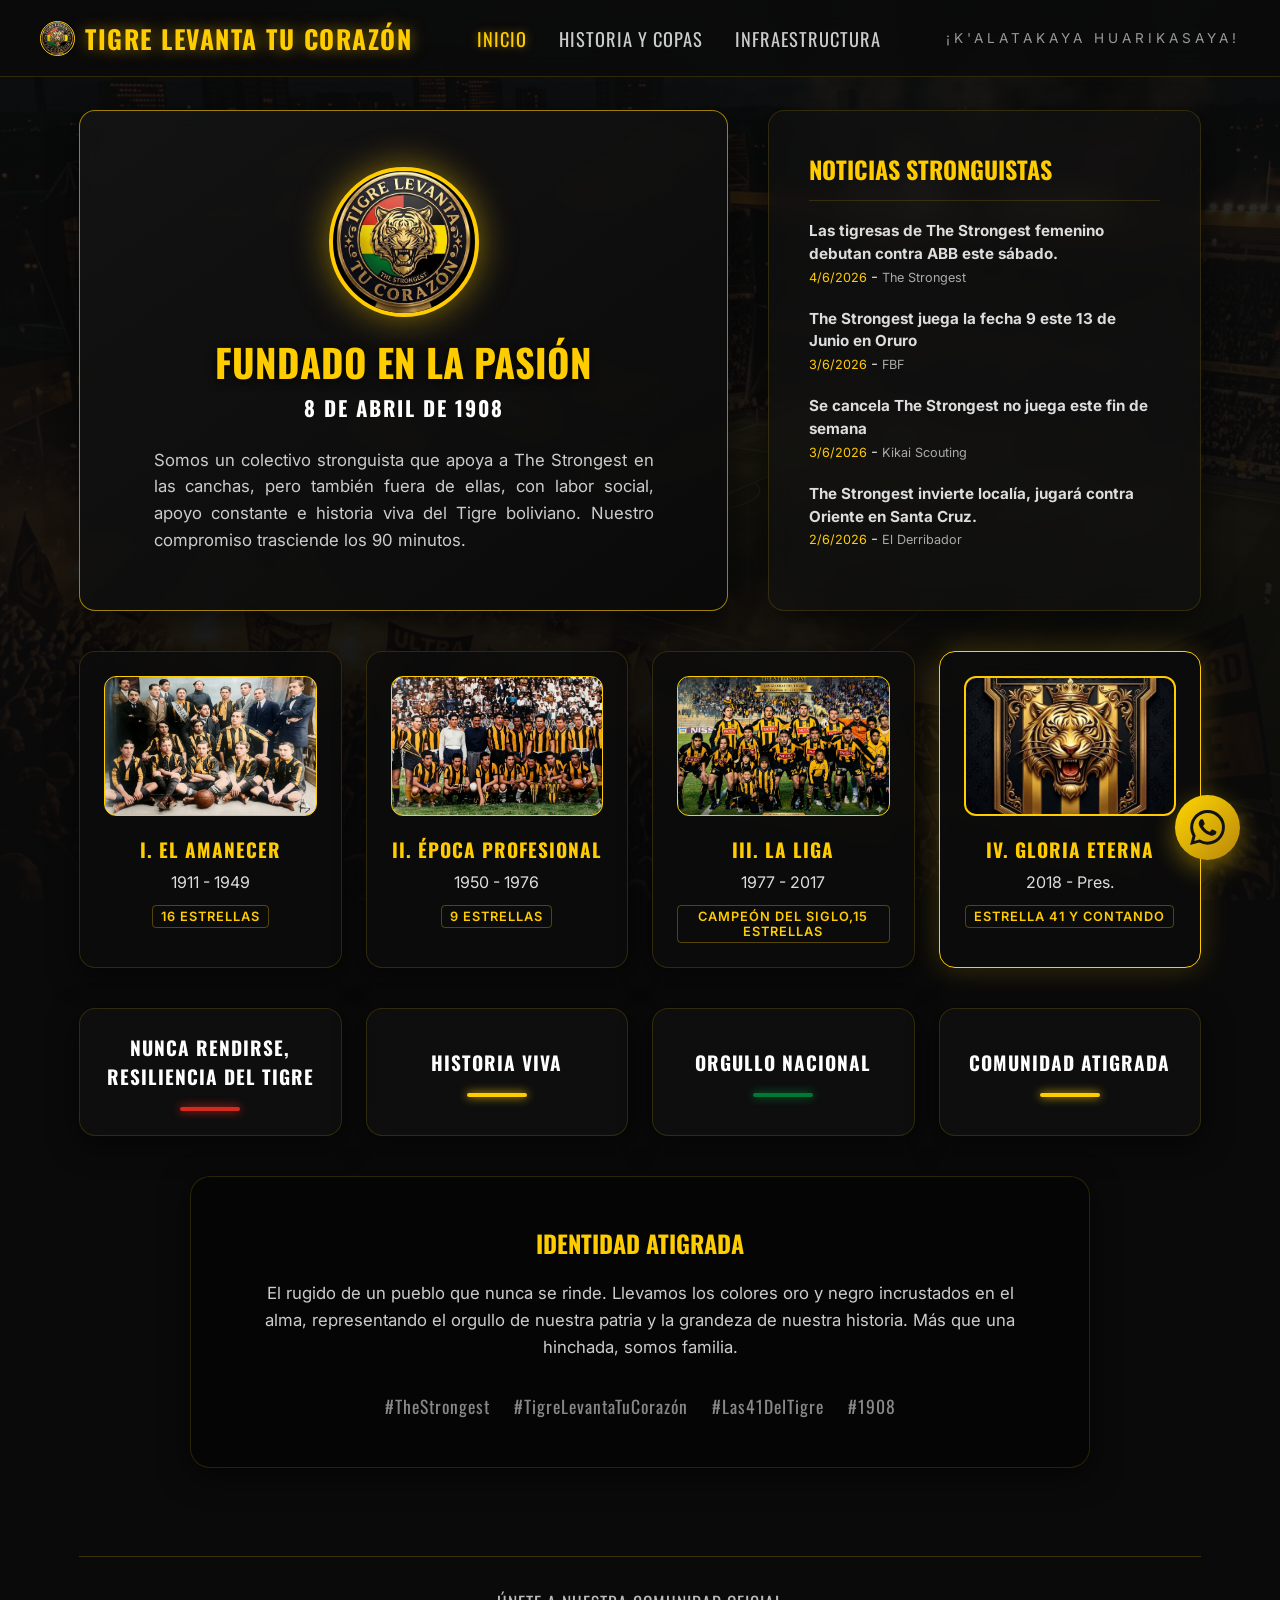
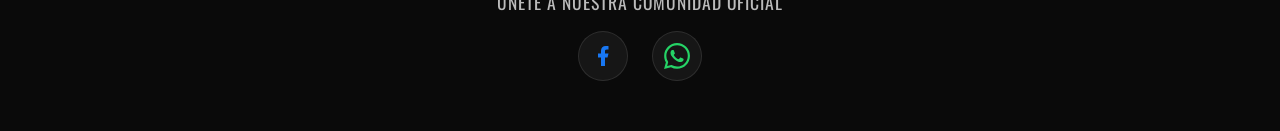
<file: index.html>
<!DOCTYPE html>
<html lang="es">

<head>
    <meta charset="UTF-8">
    <meta name="viewport" content="width=device-width, initial-scale=1.0">
    <title>Tigre Levanta Tu Corazón | The Strongest</title>
    <meta name="description"
        content="Colectivo de hinchas de The Strongest. Historia, pasión y las 41 estrellas de nuestro firmamento.">
    <link
        href="https://fonts.googleapis.com/css2?family=Oswald:wght@400;600;700&family=Inter:wght@300;400;600;800&display=swap"
        rel="stylesheet">
    <link rel="stylesheet" href="css/styles.css">
</head>

<body>
    <!-- Navbar -->
    <nav class="navbar">
        <div class="nav-brand">
            <img src="assets/logo.png" alt="Logo" class="nav-logo"> TIGRE LEVANTA TU CORAZÓN
        </div>
        <div class="nav-links">
            <a href="index.html" class="nav-link active">Inicio</a>
            <a href="historia.html" class="nav-link">Historia y Copas</a>
            <a href="infraestructura.html" class="nav-link">Infraestructura</a>
        </div>
        <div class="nav-slogan">¡K'ALATAKAYA HUARIKASAYA!</div>
    </nav>

    <!-- Main Content Container -->
    <main class="main-container">

        <!-- Top Section: Hero + News -->
        <div class="top-grid">
            <div class="hero-card dynamic-card">
                <div class="logo-container">
                    <img src="assets/logo.png" alt="Logo Tigre Levanta Tu Corazón" id="main-logo">
                </div>
                <h1>Fundado en la Pasión</h1>
                <h2>8 de Abril de 1908</h2>
                <p>Somos un colectivo stronguista que apoya a The Strongest en las canchas, pero también fuera de ellas,
                    con labor social, apoyo constante e historia viva del Tigre boliviano. Nuestro compromiso trasciende
                    los 90 minutos.</p>
            </div>

            <div class="news-card dynamic-card" id="news-container">
                <h3>Noticias Stronguistas</h3>
                <ul id="news-list">
                    <li>Sincronizando con el servidor local...</li>
                </ul>
            </div>
        </div>

        <!-- Firmamento Section (4 parts) -->
        <div class="firmamento-grid">
            <div class="star-card dynamic-card">
                <div class="star-placeholder img-copas"></div>
                <h3>I. El Amanecer</h3>
                <p>1911 - 1949</p>
                <small>16 Estrellas</small>
            </div>

            <div class="star-card dynamic-card">
                <div class="star-placeholder img-jugador"></div>
                <h3>II. Época Profesional</h3>
                <p>1950 - 1976</p>
                <small>9 Estrellas</small>
            </div>

            <div class="star-card dynamic-card">
                <div class="star-placeholder img-historia"></div>
                <h3>III. La Liga</h3>
                <p>1977 - 2017</p>
                <small>Campeón del Siglo,15 Estrellas</small>
            </div>

            <div class="star-card dynamic-card special-star-card">
                <div class="star-placeholder special"></div>
                <h3>IV. Gloria eterna</h3>
                <p>2018 - Pres.</p>
                <small>Estrella 41 y contando</small>
            </div>
        </div>

        <!-- Pillars Section (Horizontal row) -->
        <div class="pillars-grid-row">
            <div class="pillar-card dynamic-card">
                <h3>Nunca Rendirse, Resiliencia del Tigre</h3>
                <div class="accent-line red"></div>
            </div>
            <div class="pillar-card dynamic-card">
                <h3>Historia Viva</h3>
                <div class="accent-line yellow"></div>
            </div>
            <div class="pillar-card dynamic-card">
                <h3>Orgullo Nacional</h3>
                <div class="accent-line green"></div>
            </div>
            <div class="pillar-card dynamic-card">
                <h3>Comunidad Atigrada</h3>
                <div class="accent-line gold"></div>
            </div>
        </div>

        <!-- Bottom Section: Footer info -->
        <div class="bottom-grid-single">
            <div class="footer-card dynamic-card">
                <h3>Identidad Atigrada</h3>
                <p>El rugido de un pueblo que nunca se rinde. Llevamos los colores oro y negro incrustados en el alma,
                    representando el orgullo de nuestra patria y la grandeza de nuestra historia. Más que una hinchada,
                    somos familia.</p>
                <div class="tags">
                    <span>#TheStrongest</span>
                    <span>#TigreLevantaTuCorazón</span>
                    <span>#Las41DelTigre</span>
                    <span>#1908</span>
                </div>
            </div>
        </div>

        <!-- Redes Sociales -->
        <div class="social-footer" style="text-align: center; margin-top: 3rem; padding-top: 2rem; border-top: 1px solid rgba(255,204,0,0.2);">
            <p style="color: #bbb; font-size: 1.1rem; margin-bottom: 1rem; font-family: 'Oswald', sans-serif; letter-spacing: 1px; text-transform: uppercase;">Únete a nuestra comunidad oficial</p>
            <div style="display: flex; justify-content: center; gap: 1.5rem;">
                <a href="https://www.facebook.com/profile.php?id=61589896888814" target="_blank" class="social-icon fb-icon" style="display: flex; align-items: center; justify-content: center; width: 50px; height: 50px; border-radius: 50%; background: rgba(255,255,255,0.05); color: #1877F2; border: 1px solid rgba(255,255,255,0.1); transition: all 0.3s ease; text-decoration: none;">
                    <svg viewBox="0 0 24 24" width="24" height="24" fill="currentColor"><path d="M14 13.5h2.5l1-4H14v-2c0-1.03 0-2 2-2h1.5V2.14c-.326-.043-1.557-.14-2.857-.14C11.928 2 10 3.657 10 6.7v2.8H7v4h3V22h4v-8.5z"/></svg>
                </a>
                <a href="https://whatsapp.com/channel/0029VaCy4aOJ93wQYquJHR3Q" target="_blank" class="social-icon wa-footer-icon" style="display: flex; align-items: center; justify-content: center; width: 50px; height: 50px; border-radius: 50%; background: rgba(255,255,255,0.05); color: #25D366; border: 1px solid rgba(255,255,255,0.1); transition: all 0.3s ease; text-decoration: none;">
                    <svg viewBox="0 0 24 24" width="26" height="26" fill="currentColor"><path d="M17.472 14.382c-.297-.149-1.758-.867-2.03-.967-.273-.099-.471-.148-.67.15-.197.297-.767.966-.94 1.164-.173.199-.347.223-.644.075-.297-.15-1.255-.463-2.39-1.475-.883-.788-1.48-1.761-1.653-2.059-.173-.297-.018-.458.13-.606.134-.133.298-.347.446-.52.149-.174.198-.298.298-.497.099-.198.05-.371-.025-.52-.075-.149-.669-1.612-.916-2.207-.242-.579-.487-.5-.669-.51-.173-.008-.371-.01-.57-.01-.198 0-.52.074-.792.372-.272.297-1.04 1.016-1.04 2.479 0 1.462 1.065 2.875 1.213 3.074.149.198 2.096 3.2 5.077 4.487.709.306 1.262.489 1.694.625.712.227 1.36.195 1.871.118.571-.085 1.758-.719 2.006-1.413.248-.694.248-1.289.173-1.413-.074-.124-.272-.198-.57-.347m-5.421 7.403h-.004a9.87 9.87 0 01-5.031-1.378l-.361-.214-3.741.982.998-3.648-.235-.374a9.86 9.86 0 01-1.51-5.26c.001-5.45 4.436-9.884 9.888-9.884 2.64 0 5.122 1.03 6.988 2.898a9.825 9.825 0 012.893 6.994c-.003 5.45-4.437 9.884-9.885 9.884m8.413-18.297A11.815 11.815 0 0012.05 0C5.495 0 .16 5.335.157 11.892c0 2.096.547 4.142 1.588 5.945L.057 24l6.305-1.654a11.882 11.882 0 005.683 1.448h.005c6.554 0 11.89-5.335 11.893-11.893a11.821 11.821 0 00-3.48-8.413z"/></svg>
                </a>
            </div>
            <style>
                .social-icon:hover { transform: translateY(-5px) !important; background: rgba(255,255,255,0.1) !important; }
                .fb-icon:hover { border-color: #1877F2 !important; box-shadow: 0 0 15px rgba(24,119,242,0.5); }
                .wa-footer-icon:hover { border-color: #25D366 !important; box-shadow: 0 0 15px rgba(37,211,102,0.5); }
            </style>
        </div>

    </main>

    <!-- Floating WhatsApp -->
    <div class="wa-widget" id="wa-widget">
        <svg class="wa-icon" viewBox="0 0 24 24" fill="currentColor">
            <path
                d="M17.472 14.382c-.297-.149-1.758-.867-2.03-.967-.273-.099-.471-.148-.67.15-.197.297-.767.966-.94 1.164-.173.199-.347.223-.644.075-.297-.15-1.255-.463-2.39-1.475-.883-.788-1.48-1.761-1.653-2.059-.173-.297-.018-.458.13-.606.134-.133.298-.347.446-.52.149-.174.198-.298.298-.497.099-.198.05-.371-.025-.52-.075-.149-.669-1.612-.916-2.207-.242-.579-.487-.5-.669-.51-.173-.008-.371-.01-.57-.01-.198 0-.52.074-.792.372-.272.297-1.04 1.016-1.04 2.479 0 1.462 1.065 2.875 1.213 3.074.149.198 2.096 3.2 5.077 4.487.709.306 1.262.489 1.694.625.712.227 1.36.195 1.871.118.571-.085 1.758-.719 2.006-1.413.248-.694.248-1.289.173-1.413-.074-.124-.272-.198-.57-.347m-5.421 7.403h-.004a9.87 9.87 0 01-5.031-1.378l-.361-.214-3.741.982.998-3.648-.235-.374a9.86 9.86 0 01-1.51-5.26c.001-5.45 4.436-9.884 9.888-9.884 2.64 0 5.122 1.03 6.988 2.898a9.825 9.825 0 012.893 6.994c-.003 5.45-4.437 9.884-9.885 9.884m8.413-18.297A11.815 11.815 0 0012.05 0C5.495 0 .16 5.335.157 11.892c0 2.096.547 4.142 1.588 5.945L.057 24l6.305-1.654a11.882 11.882 0 005.683 1.448h.005c6.554 0 11.89-5.335 11.893-11.893a11.821 11.821 0 00-3.48-8.413z" />
        </svg>
    </div>

    <div class="wa-popup" id="wa-popup">
        <div class="wa-header">
            <div class="wa-header-info">
                <img src="assets/logo.png" alt="Canal" class="wa-avatar">
                <div>
                    <h4>Canal Stronguista</h4>
                    <span>En línea</span>
                </div>
            </div>
            <button id="wa-close">&times;</button>
        </div>
        <div class="wa-body">
            <div class="wa-chat-bubble">
                ¡Hola, hermano stronguista! 🐯 Únete a nuestro canal oficial de WhatsApp para la mejor pasión e
                historia.
                <span class="wa-time">19:08</span>
            </div>
            <a href="https://whatsapp.com/channel/0029VaCy4aOJ93wQYquJHR3Q" target="_blank" class="wa-btn">Unirme al
                Canal</a>
        </div>
    </div>

    <!-- Scripts -->
    <script src="js/data-feed.js"></script>
    <script src="js/main.js"></script>
</body>

</html>
</file>
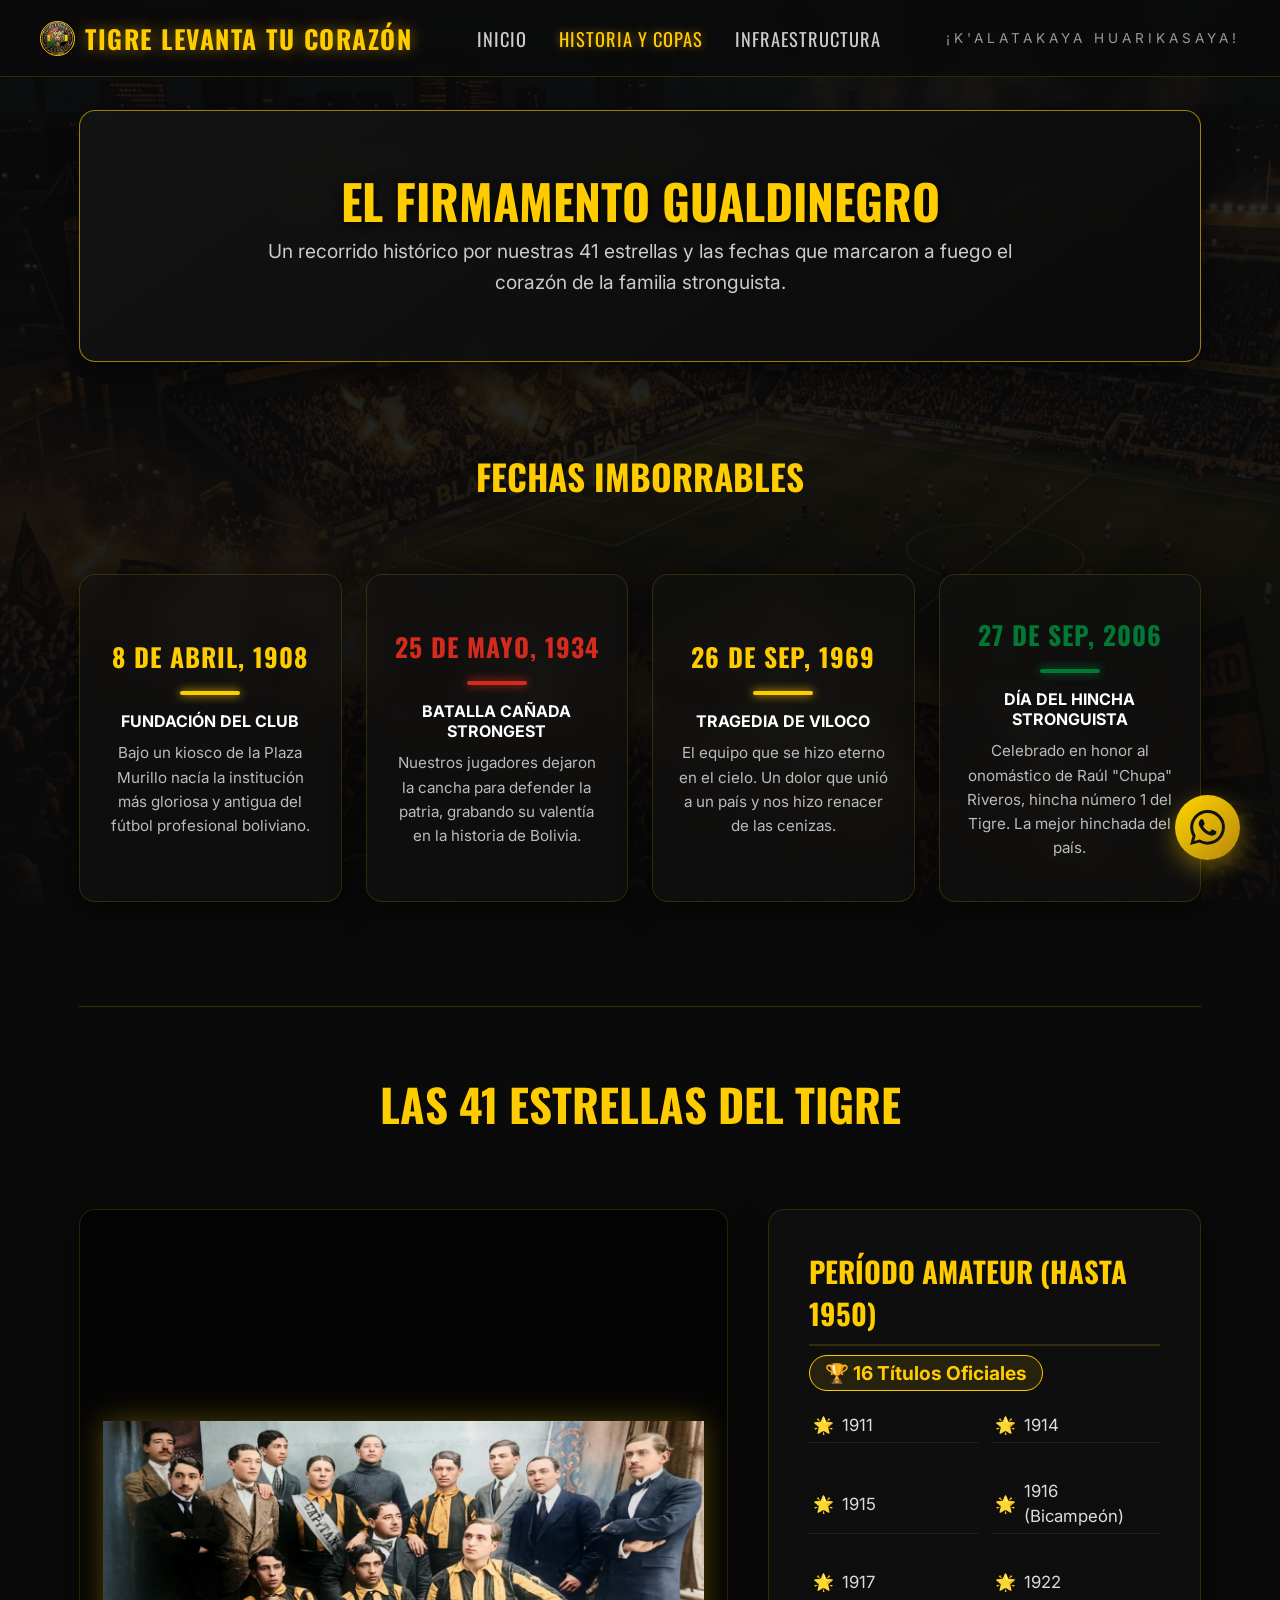
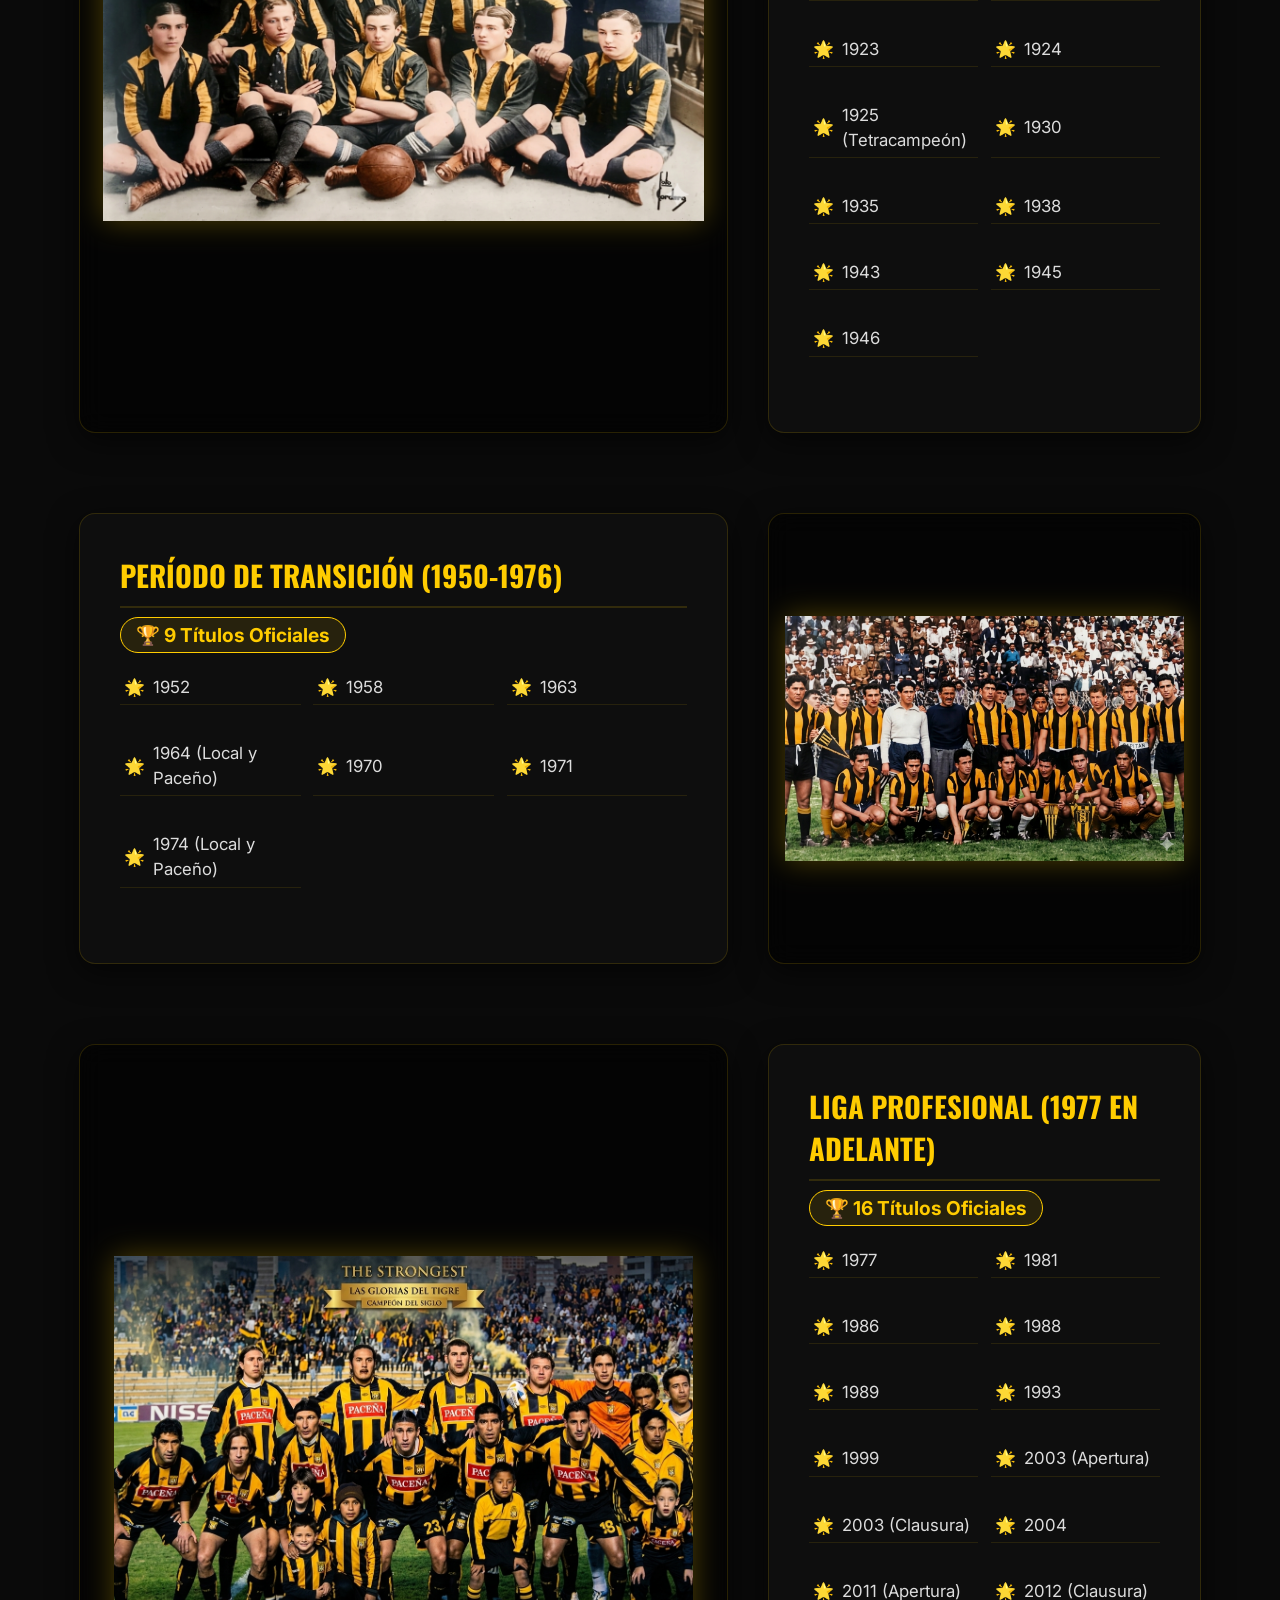
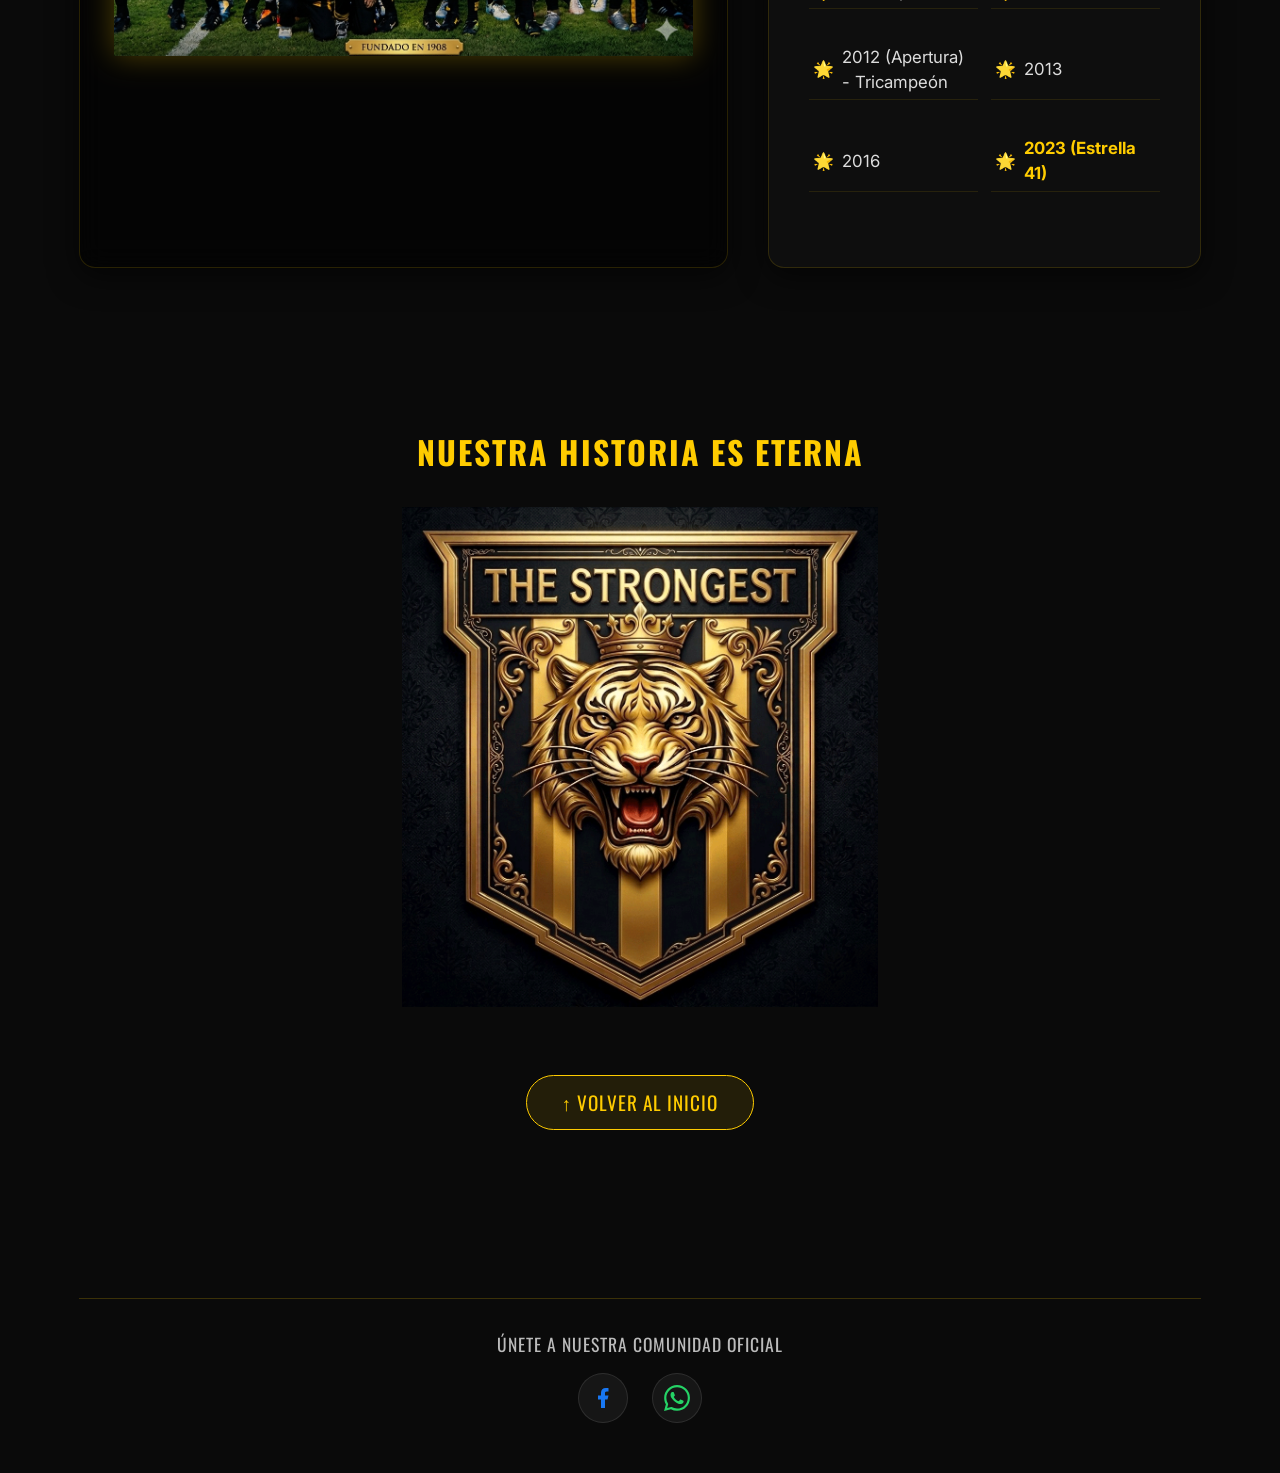
<file: historia.html>
<!DOCTYPE html>
<html lang="es">

<head>
    <meta charset="UTF-8">
    <meta name="viewport" content="width=device-width, initial-scale=1.0">
    <title>Historia y Copas | Tigre Levanta Tu Corazón</title>
    <meta name="description"
        content="Línea de tiempo de las 41 estrellas y fechas históricas del Club The Strongest.">
    <link
        href="https://fonts.googleapis.com/css2?family=Oswald:wght@400;600;700&family=Inter:wght@300;400;600;800&display=swap"
        rel="stylesheet">
    <link rel="stylesheet" href="css/styles.css">
    <style>
        .timeline-list {
            list-style: none; display: grid; grid-template-columns: repeat(auto-fit, minmax(140px, 1fr)); gap: 0.8rem; text-align: left; margin-bottom: 1rem;
        }
        .timeline-list li {
            font-size: 1.05rem; padding: 4px; border-bottom: 1px solid rgba(255,204,0,0.1); display: flex; align-items: center; gap: 8px;
        }
        .timeline-card {
            width: 100%; text-align: left; align-items: flex-start; justify-content: flex-start;
        }
        .timeline-card h3 {
            font-size: 1.8rem; border-bottom: 2px solid var(--card-border); padding-bottom: 10px; margin-bottom: 15px; width: 100%; color: var(--gold);
        }
        .timeline-card p {
            text-align: left; width: 100%; color: #ccc; margin-bottom: 1.5rem;
        }
        @media (max-width: 768px) {
            .hero-card h1 { font-size: 2.2rem !important; }
            h2 { font-size: 1.8rem !important; margin: 2rem 0 1rem !important; padding-top: 2rem !important; }
            .timeline-card h3 { font-size: 1.5rem !important; }
        }
    </style>
</head>

<body>
    <!-- Navbar -->
    <nav class="navbar">
        <div class="nav-brand">
            <img src="assets/logo.png" alt="Logo" class="nav-logo"> TIGRE LEVANTA TU CORAZÓN
        </div>
        <div class="nav-links">
            <a href="index.html" class="nav-link">Inicio</a>
            <a href="historia.html" class="nav-link active">Historia y Copas</a>
            <a href="infraestructura.html" class="nav-link">Infraestructura</a>
        </div>
        <div class="nav-slogan">¡K'ALATAKAYA HUARIKASAYA!</div>
    </nav>

    <main class="main-container">
        
        <!-- Hero Section -->
        <div class="hero-card dynamic-card" style="max-width: 100%; text-align: center; justify-content: center; margin-bottom: 1rem; padding: 4rem 2rem;">
            <h1 style="font-size: 3rem;">El Firmamento Gualdinegro</h1>
            <p style="text-align: center; font-size: 1.2rem; max-width: 800px; margin: 0 auto;">Un recorrido histórico por nuestras 41 estrellas y las fechas que marcaron a fuego el corazón de la familia stronguista.</p>
        </div>

        <!-- Hitos Históricos -->
        <h2 style="color:var(--gold); text-align:center; font-family:'Oswald', sans-serif; font-size: 2.2rem; margin: 2rem 0;">Fechas Imborrables</h2>
        
        <div class="pillars-grid-row">
            <div class="pillar-card dynamic-card" style="padding: 2.5rem 1.5rem;">
                <h3 style="color:var(--gold); font-size:1.6rem; letter-spacing: 1px;">8 de Abril, 1908</h3>
                <div class="accent-line gold" style="margin-bottom: 1rem;"></div>
                <p style="font-weight:bold; color: #fff; margin-bottom: 10px; text-transform: uppercase;">Fundación del Club</p>
                <p style="font-size:0.95rem; color:#bbb; line-height: 1.6;">Bajo un kiosco de la Plaza Murillo nacía la institución más gloriosa y antigua del fútbol profesional boliviano.</p>
            </div>

            <div class="pillar-card dynamic-card" style="padding: 2.5rem 1.5rem;">
                <h3 style="color:var(--red); font-size:1.6rem; letter-spacing: 1px;">25 de Mayo, 1934</h3>
                <div class="accent-line red" style="margin-bottom: 1rem;"></div>
                <p style="font-weight:bold; color: #fff; margin-bottom: 10px; text-transform: uppercase;">Batalla Cañada Strongest</p>
                <p style="font-size:0.95rem; color:#bbb; line-height: 1.6;">Nuestros jugadores dejaron la cancha para defender la patria, grabando su valentía en la historia de Bolivia.</p>
            </div>
            
            <div class="pillar-card dynamic-card" style="padding: 2.5rem 1.5rem;">
                <h3 style="color:var(--gold); font-size:1.6rem; letter-spacing: 1px;">26 de Sep, 1969</h3>
                <div class="accent-line gold" style="margin-bottom: 1rem;"></div>
                <p style="font-weight:bold; color: #fff; margin-bottom: 10px; text-transform: uppercase;">Tragedia de Viloco</p>
                <p style="font-size:0.95rem; color:#bbb; line-height: 1.6;">El equipo que se hizo eterno en el cielo. Un dolor que unió a un país y nos hizo renacer de las cenizas.</p>
            </div>

            <div class="pillar-card dynamic-card" style="padding: 2.5rem 1.5rem;">
                <h3 style="color:var(--green); font-size:1.6rem; letter-spacing: 1px;">27 de Sep, 2006</h3>
                <div class="accent-line green" style="margin-bottom: 1rem;"></div>
                <p style="font-weight:bold; color: #fff; margin-bottom: 10px; text-transform: uppercase;">Día del Hincha Stronguista</p>
                <p style="font-size:0.95rem; color:#bbb; line-height: 1.6;">Celebrado en honor al onomástico de Raúl "Chupa" Riveros, hincha número 1 del Tigre. La mejor hinchada del país.</p>
            </div>
        </div>

        <!-- Timeline Copas -->
        <h2 style="color:var(--gold); text-align:center; font-family:'Oswald', sans-serif; font-size: 2.8rem; margin: 4rem 0 2rem; border-top: 1px solid rgba(255,204,0,0.2); padding-top: 4rem;">Las 41 Estrellas del Tigre</h2>

        <!-- Era Amateur -->
        <div class="top-grid" style="margin-bottom: 2.5rem;">
            <div class="star-card dynamic-card" style="padding:1rem; overflow:hidden; border-radius: 16px; background: rgba(0,0,0,0.6); align-items:center; justify-content:center; display:flex;">
                <img src="assets/copas.png" alt="Amateur" style="width:100%; height:100%; object-fit:contain; min-height:350px; max-height:400px; filter: drop-shadow(0 0 15px rgba(255,204,0,0.3));">
            </div>
            <div class="news-card dynamic-card timeline-card">
                <h3>Período Amateur (hasta 1950)</h3>
                <p><span style="color:var(--gold); font-weight:bold; font-size:1.2rem; background: rgba(255,204,0,0.1); padding: 5px 15px; border-radius: 20px; border: 1px solid var(--gold);">🏆 16 Títulos Oficiales</span></p>
                <ul class="timeline-list">
                    <li><span style="color:var(--gold)">🌟</span> 1911</li>
                    <li><span style="color:var(--gold)">🌟</span> 1914</li>
                    <li><span style="color:var(--gold)">🌟</span> 1915</li>
                    <li><span style="color:var(--gold)">🌟</span> 1916 (Bicampeón)</li>
                    <li><span style="color:var(--gold)">🌟</span> 1917</li>
                    <li><span style="color:var(--gold)">🌟</span> 1922</li>
                    <li><span style="color:var(--gold)">🌟</span> 1923</li>
                    <li><span style="color:var(--gold)">🌟</span> 1924</li>
                    <li><span style="color:var(--gold)">🌟</span> 1925 (Tetracampeón)</li>
                    <li><span style="color:var(--gold)">🌟</span> 1930</li>
                    <li><span style="color:var(--gold)">🌟</span> 1935</li>
                    <li><span style="color:var(--gold)">🌟</span> 1938</li>
                    <li><span style="color:var(--gold)">🌟</span> 1943</li>
                    <li><span style="color:var(--gold)">🌟</span> 1945</li>
                    <li><span style="color:var(--gold)">🌟</span> 1946</li>
                </ul>
            </div>
        </div>

        <!-- Periodo de Transición -->
        <div class="top-grid" style="margin-bottom: 2.5rem;">
            <div class="news-card dynamic-card timeline-card">
                <h3>Período de Transición (1950-1976)</h3>
                <p><span style="color:var(--gold); font-weight:bold; font-size:1.2rem; background: rgba(255,204,0,0.1); padding: 5px 15px; border-radius: 20px; border: 1px solid var(--gold);">🏆 9 Títulos Oficiales</span></p>
                <ul class="timeline-list">
                    <li><span style="color:var(--gold)">🌟</span> 1952</li>
                    <li><span style="color:var(--gold)">🌟</span> 1958</li>
                    <li><span style="color:var(--gold)">🌟</span> 1963</li>
                    <li><span style="color:var(--gold)">🌟</span> 1964 (Local y Paceño)</li>
                    <li><span style="color:var(--gold)">🌟</span> 1970</li>
                    <li><span style="color:var(--gold)">🌟</span> 1971</li>
                    <li><span style="color:var(--gold)">🌟</span> 1974 (Local y Paceño)</li>
                </ul>
            </div>
            <div class="star-card dynamic-card" style="padding:1rem; overflow:hidden; border-radius: 16px; background: rgba(0,0,0,0.6); align-items:center; justify-content:center; display:flex;">
                <img src="assets/jugador.png" alt="Jugador" style="width:100%; height:100%; object-fit:contain; min-height:350px; max-height:400px; filter: drop-shadow(0 0 15px rgba(255,204,0,0.3));">
            </div>
        </div>

        <!-- Liga Profesional -->
        <div class="top-grid" style="margin-bottom: 2.5rem;">
            <div class="star-card dynamic-card" style="padding:1rem; overflow:hidden; border-radius: 16px; background: rgba(0,0,0,0.6); align-items:center; justify-content:center; display:flex;">
                <img src="assets/historia.png" alt="Historia" style="width:100%; height:100%; object-fit:contain; min-height:350px; max-height:400px; filter: drop-shadow(0 0 15px rgba(255,204,0,0.3));">
            </div>
            <div class="news-card dynamic-card timeline-card">
                <h3>Liga Profesional (1977 en adelante)</h3>
                <p><span style="color:var(--gold); font-weight:bold; font-size:1.2rem; background: rgba(255,204,0,0.1); padding: 5px 15px; border-radius: 20px; border: 1px solid var(--gold);">🏆 16 Títulos Oficiales</span></p>
                <ul class="timeline-list">
                    <li><span style="color:var(--gold)">🌟</span> 1977</li>
                    <li><span style="color:var(--gold)">🌟</span> 1981</li>
                    <li><span style="color:var(--gold)">🌟</span> 1986</li>
                    <li><span style="color:var(--gold)">🌟</span> 1988</li>
                    <li><span style="color:var(--gold)">🌟</span> 1989</li>
                    <li><span style="color:var(--gold)">🌟</span> 1993</li>
                    <li><span style="color:var(--gold)">🌟</span> 1999</li>
                    <li><span style="color:var(--gold)">🌟</span> 2003 (Apertura)</li>
                    <li><span style="color:var(--gold)">🌟</span> 2003 (Clausura)</li>
                    <li><span style="color:var(--gold)">🌟</span> 2004</li>
                    <li><span style="color:var(--gold)">🌟</span> 2011 (Apertura)</li>
                    <li><span style="color:var(--gold)">🌟</span> 2012 (Clausura)</li>
                    <li><span style="color:var(--gold)">🌟</span> 2012 (Apertura) - Tricampeón</li>
                    <li><span style="color:var(--gold)">🌟</span> 2013</li>
                    <li><span style="color:var(--gold)">🌟</span> 2016</li>
                    <li><span style="color:var(--gold)">🌟</span> <strong style="color:var(--gold)">2023 (Estrella 41)</strong></li>
                </ul>
            </div>
        </div>

        <!-- El Firmamento Glorioso -->
        <div style="width:100%; margin: 5rem 0; text-align:center;">
            <style>
                @keyframes firmamentoGlow {
                    0% { filter: drop-shadow(0 0 10px rgba(255, 204, 0, 0.4)) brightness(1); transform: scale(1); }
                    50% { filter: drop-shadow(0 0 40px rgba(255, 204, 0, 0.9)) brightness(1.3); transform: scale(1.03); }
                    100% { filter: drop-shadow(0 0 10px rgba(255, 204, 0, 0.4)) brightness(1); transform: scale(1); }
                }
                .firmamento-img {
                    max-width: 100%;
                    max-height: 500px;
                    object-fit: contain;
                    animation: firmamentoGlow 4s infinite ease-in-out;
                }
            </style>
            <h3 style="color:var(--gold); font-family:'Oswald', sans-serif; font-size: 2rem; margin-bottom:2rem; letter-spacing:2px; text-transform:uppercase;">Nuestra Historia es Eterna</h3>
            <img src="assets/firmamento.png" alt="Firmamento" class="firmamento-img">
            
            <!-- Botón Volver Arriba -->
            <div style="margin-top: 4rem;">
                <button onclick="window.scrollTo({top: 0, behavior: 'smooth'})" style="background: rgba(255,204,0,0.1); border: 1px solid var(--gold); color: var(--gold); font-family: 'Oswald', sans-serif; font-size: 1.2rem; padding: 12px 35px; border-radius: 30px; cursor: pointer; transition: all 0.3s; text-transform: uppercase; letter-spacing: 1px;">
                    ↑ Volver al Inicio
                </button>
                <style>
                    button:hover { background: var(--gold) !important; color: #000 !important; box-shadow: 0 0 20px rgba(255,204,0,0.7); }
                </style>
            </div>
        </div>

        <!-- Redes Sociales -->
        <div class="social-footer" style="text-align: center; margin-top: 3rem; padding-top: 2rem; border-top: 1px solid rgba(255,204,0,0.2);">
            <p style="color: #bbb; font-size: 1.1rem; margin-bottom: 1rem; font-family: 'Oswald', sans-serif; letter-spacing: 1px; text-transform: uppercase;">Únete a nuestra comunidad oficial</p>
            <div style="display: flex; justify-content: center; gap: 1.5rem;">
                <a href="https://www.facebook.com/profile.php?id=61589896888814" target="_blank" class="social-icon fb-icon" style="display: flex; align-items: center; justify-content: center; width: 50px; height: 50px; border-radius: 50%; background: rgba(255,255,255,0.05); color: #1877F2; border: 1px solid rgba(255,255,255,0.1); transition: all 0.3s ease; text-decoration: none;">
                    <svg viewBox="0 0 24 24" width="24" height="24" fill="currentColor"><path d="M14 13.5h2.5l1-4H14v-2c0-1.03 0-2 2-2h1.5V2.14c-.326-.043-1.557-.14-2.857-.14C11.928 2 10 3.657 10 6.7v2.8H7v4h3V22h4v-8.5z"/></svg>
                </a>
                <a href="https://whatsapp.com/channel/0029VaCy4aOJ93wQYquJHR3Q" target="_blank" class="social-icon wa-footer-icon" style="display: flex; align-items: center; justify-content: center; width: 50px; height: 50px; border-radius: 50%; background: rgba(255,255,255,0.05); color: #25D366; border: 1px solid rgba(255,255,255,0.1); transition: all 0.3s ease; text-decoration: none;">
                    <svg viewBox="0 0 24 24" width="26" height="26" fill="currentColor"><path d="M17.472 14.382c-.297-.149-1.758-.867-2.03-.967-.273-.099-.471-.148-.67.15-.197.297-.767.966-.94 1.164-.173.199-.347.223-.644.075-.297-.15-1.255-.463-2.39-1.475-.883-.788-1.48-1.761-1.653-2.059-.173-.297-.018-.458.13-.606.134-.133.298-.347.446-.52.149-.174.198-.298.298-.497.099-.198.05-.371-.025-.52-.075-.149-.669-1.612-.916-2.207-.242-.579-.487-.5-.669-.51-.173-.008-.371-.01-.57-.01-.198 0-.52.074-.792.372-.272.297-1.04 1.016-1.04 2.479 0 1.462 1.065 2.875 1.213 3.074.149.198 2.096 3.2 5.077 4.487.709.306 1.262.489 1.694.625.712.227 1.36.195 1.871.118.571-.085 1.758-.719 2.006-1.413.248-.694.248-1.289.173-1.413-.074-.124-.272-.198-.57-.347m-5.421 7.403h-.004a9.87 9.87 0 01-5.031-1.378l-.361-.214-3.741.982.998-3.648-.235-.374a9.86 9.86 0 01-1.51-5.26c.001-5.45 4.436-9.884 9.888-9.884 2.64 0 5.122 1.03 6.988 2.898a9.825 9.825 0 012.893 6.994c-.003 5.45-4.437 9.884-9.885 9.884m8.413-18.297A11.815 11.815 0 0012.05 0C5.495 0 .16 5.335.157 11.892c0 2.096.547 4.142 1.588 5.945L.057 24l6.305-1.654a11.882 11.882 0 005.683 1.448h.005c6.554 0 11.89-5.335 11.893-11.893a11.821 11.821 0 00-3.48-8.413z"/></svg>
                </a>
            </div>
            <style>
                .social-icon:hover { transform: translateY(-5px) !important; background: rgba(255,255,255,0.1) !important; }
                .fb-icon:hover { border-color: #1877F2 !important; box-shadow: 0 0 15px rgba(24,119,242,0.5); }
                .wa-footer-icon:hover { border-color: #25D366 !important; box-shadow: 0 0 15px rgba(37,211,102,0.5); }
            </style>
        </div>

    </main>

    <!-- Floating WhatsApp -->
    <div class="wa-widget" id="wa-widget">
        <svg class="wa-icon" viewBox="0 0 24 24" fill="currentColor">
            <path d="M17.472 14.382c-.297-.149-1.758-.867-2.03-.967-.273-.099-.471-.148-.67.15-.197.297-.767.966-.94 1.164-.173.199-.347.223-.644.075-.297-.15-1.255-.463-2.39-1.475-.883-.788-1.48-1.761-1.653-2.059-.173-.297-.018-.458.13-.606.134-.133.298-.347.446-.52.149-.174.198-.298.298-.497.099-.198.05-.371-.025-.52-.075-.149-.669-1.612-.916-2.207-.242-.579-.487-.5-.669-.51-.173-.008-.371-.01-.57-.01-.198 0-.52.074-.792.372-.272.297-1.04 1.016-1.04 2.479 0 1.462 1.065 2.875 1.213 3.074.149.198 2.096 3.2 5.077 4.487.709.306 1.262.489 1.694.625.712.227 1.36.195 1.871.118.571-.085 1.758-.719 2.006-1.413.248-.694.248-1.289.173-1.413-.074-.124-.272-.198-.57-.347m-5.421 7.403h-.004a9.87 9.87 0 01-5.031-1.378l-.361-.214-3.741.982.998-3.648-.235-.374a9.86 9.86 0 01-1.51-5.26c.001-5.45 4.436-9.884 9.888-9.884 2.64 0 5.122 1.03 6.988 2.898a9.825 9.825 0 012.893 6.994c-.003 5.45-4.437 9.884-9.885 9.884m8.413-18.297A11.815 11.815 0 0012.05 0C5.495 0 .16 5.335.157 11.892c0 2.096.547 4.142 1.588 5.945L.057 24l6.305-1.654a11.882 11.882 0 005.683 1.448h.005c6.554 0 11.89-5.335 11.893-11.893a11.821 11.821 0 00-3.48-8.413z"/>
        </svg>
    </div>
    
    <div class="wa-popup" id="wa-popup">
        <div class="wa-header">
            <div class="wa-header-info">
                <img src="assets/logo.png" alt="Canal" class="wa-avatar">
                <div>
                    <h4>Canal Stronguista</h4>
                    <span>En línea</span>
                </div>
            </div>
            <button id="wa-close">&times;</button>
        </div>
        <div class="wa-body">
            <div class="wa-chat-bubble">
                ¡Hola, hermano stronguista! 🐯 Únete a nuestro canal oficial de WhatsApp para la mejor pasión e historia.
                <span class="wa-time">19:08</span>
            </div>
            <a href="https://whatsapp.com/channel/0029VaCy4aOJ93wQYquJHR3Q" target="_blank" class="wa-btn">Unirme al Canal</a>
        </div>
    </div>

    <!-- Scripts -->
    <script src="js/main.js"></script>
</body>
</html>
</file>
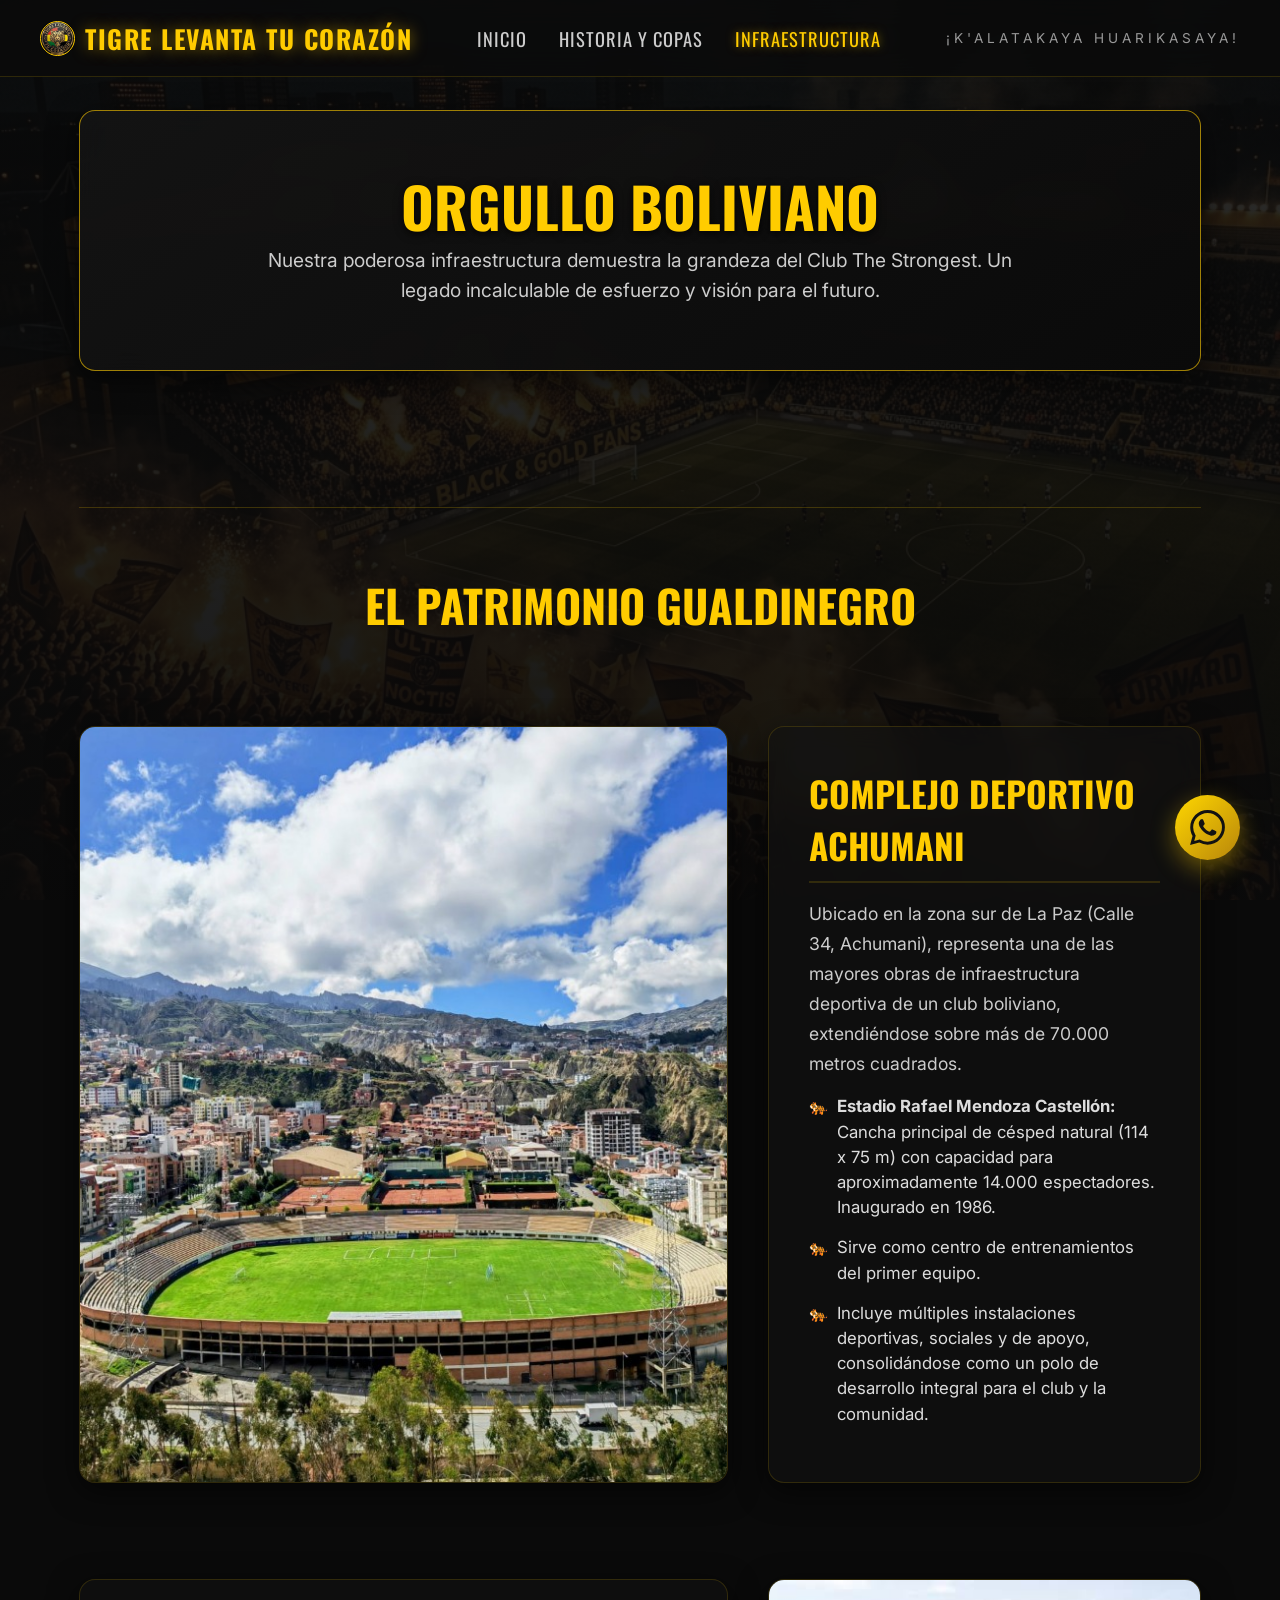
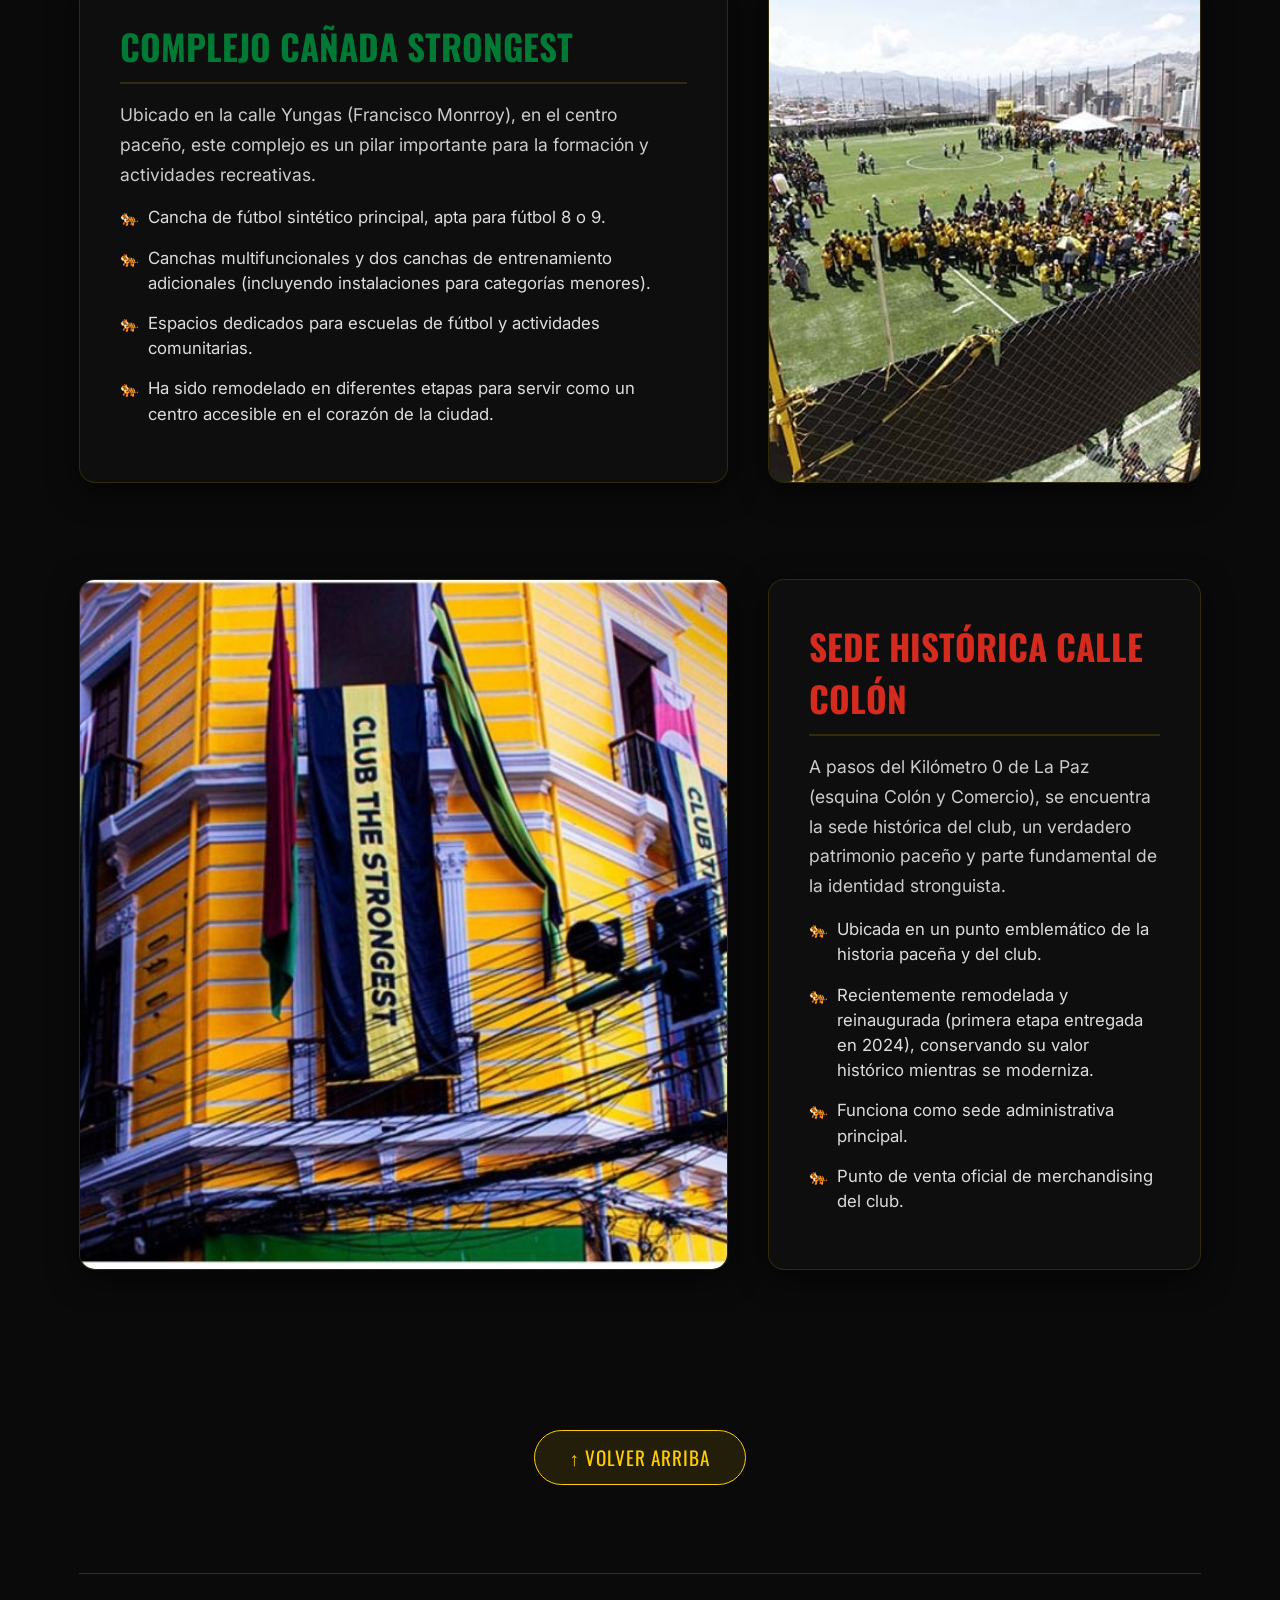
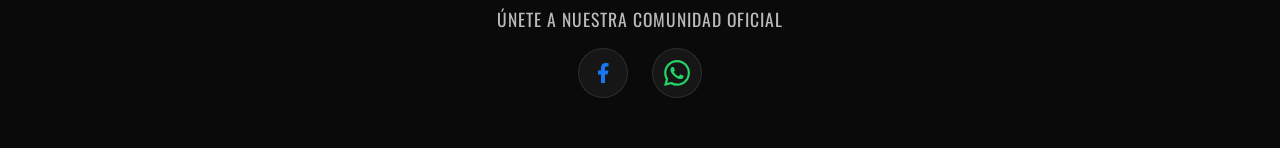
<file: infraestructura.html>
<!DOCTYPE html>
<html lang="es">

<head>
    <meta charset="UTF-8">
    <meta name="viewport" content="width=device-width, initial-scale=1.0">
    <title>Infraestructura | Tigre Levanta Tu Corazón</title>
    <meta name="description"
        content="Resumen de la poderosa infraestructura del Club The Strongest – Orgullo Boliviano.">
    <link
        href="https://fonts.googleapis.com/css2?family=Oswald:wght@400;600;700&family=Inter:wght@300;400;600;800&display=swap"
        rel="stylesheet">
    <link rel="stylesheet" href="css/styles.css">
    <style>
        @media (max-width: 768px) {
            .hero-card h1 { font-size: 2.2rem !important; }
            h2 { font-size: 1.8rem !important; margin: 2rem 0 1rem !important; padding-top: 2rem !important; }
        }
        .infra-img {
            width: 100%;
            height: 100%;
            object-fit: cover;
            min-height: 350px;
            transition: transform 0.5s ease;
        }
        .star-card:hover .infra-img {
            transform: scale(1.05);
        }
        .infra-content {
            display: flex;
            flex-direction: column;
            justify-content: center;
        }
        .infra-content h3 {
            font-size: 2.2rem;
            color: var(--gold);
            margin-bottom: 1rem;
            border-bottom: 2px solid var(--card-border);
            padding-bottom: 10px;
        }
        .infra-content p {
            color: #ccc;
            line-height: 1.7;
            margin-bottom: 1rem;
            font-size: 1.1rem;
        }
        .infra-content ul {
            list-style: none;
            margin-left: 0;
            padding-left: 0;
        }
        .infra-content ul li {
            position: relative;
            padding-left: 28px;
            margin-bottom: 15px;
            color: #ddd;
            font-size: 1.05rem;
        }
        .infra-content ul li::before {
            content: '🐅';
            position: absolute;
            left: 0;
            top: 2px;
            font-size: 0.95rem;
        }
    </style>
</head>

<body>
    <!-- Navbar -->
    <nav class="navbar">
        <div class="nav-brand">
            <img src="assets/logo.png" alt="Logo" class="nav-logo"> TIGRE LEVANTA TU CORAZÓN
        </div>
        <div class="nav-links">
            <a href="index.html" class="nav-link">Inicio</a>
            <a href="historia.html" class="nav-link">Historia y Copas</a>
            <a href="infraestructura.html" class="nav-link active">Infraestructura</a>
        </div>
        <div class="nav-slogan">¡K'ALATAKAYA HUARIKASAYA!</div>
    </nav>

    <main class="main-container">
        
        <!-- Hero Section -->
        <div class="hero-card dynamic-card" style="max-width: 100%; text-align: center; justify-content: center; margin-bottom: 2rem; padding: 4rem 2rem;">
            <h1 style="font-size: 3.5rem;">Orgullo Boliviano</h1>
            <p style="text-align: center; font-size: 1.2rem; max-width: 800px; margin: 0 auto;">Nuestra poderosa infraestructura demuestra la grandeza del Club The Strongest. Un legado incalculable de esfuerzo y visión para el futuro.</p>
        </div>

        <h2 style="color:var(--gold); text-align:center; font-family:'Oswald', sans-serif; font-size: 2.8rem; margin: 4rem 0 3rem; border-top: 1px solid rgba(255,204,0,0.2); padding-top: 4rem;">El Patrimonio Gualdinegro</h2>

        <!-- Achumani -->
        <div class="top-grid" style="margin-bottom: 3.5rem;">
            <div class="star-card dynamic-card" style="padding:0; overflow:hidden; border-radius: 16px;">
                <img src="assets/achumani.jpg" alt="Complejo Achumani" class="infra-img">
            </div>
            <div class="news-card dynamic-card infra-content">
                <h3>Complejo Deportivo Achumani</h3>
                <p>Ubicado en la zona sur de La Paz (Calle 34, Achumani), representa una de las mayores obras de infraestructura deportiva de un club boliviano, extendiéndose sobre más de 70.000 metros cuadrados.</p>
                <ul>
                    <li><strong>Estadio Rafael Mendoza Castellón:</strong> Cancha principal de césped natural (114 x 75 m) con capacidad para aproximadamente 14.000 espectadores. Inaugurado en 1986.</li>
                    <li>Sirve como centro de entrenamientos del primer equipo.</li>
                    <li>Incluye múltiples instalaciones deportivas, sociales y de apoyo, consolidándose como un polo de desarrollo integral para el club y la comunidad.</li>
                </ul>
            </div>
        </div>

        <!-- Cañada -->
        <div class="top-grid" style="margin-bottom: 3.5rem;">
            <div class="news-card dynamic-card infra-content">
                <h3 style="color: var(--green);">Complejo Cañada Strongest</h3>
                <p>Ubicado en la calle Yungas (Francisco Monrroy), en el centro paceño, este complejo es un pilar importante para la formación y actividades recreativas.</p>
                <ul>
                    <li>Cancha de fútbol sintético principal, apta para fútbol 8 o 9.</li>
                    <li>Canchas multifuncionales y dos canchas de entrenamiento adicionales (incluyendo instalaciones para categorías menores).</li>
                    <li>Espacios dedicados para escuelas de fútbol y actividades comunitarias.</li>
                    <li>Ha sido remodelado en diferentes etapas para servir como un centro accesible en el corazón de la ciudad.</li>
                </ul>
            </div>
            <div class="star-card dynamic-card" style="padding:0; overflow:hidden; border-radius: 16px;">
                <img src="assets/canada.jpg" alt="Cañada Strongest" class="infra-img">
            </div>
        </div>

        <!-- Sede -->
        <div class="top-grid" style="margin-bottom: 3.5rem;">
            <div class="star-card dynamic-card" style="padding:0; overflow:hidden; border-radius: 16px;">
                <img src="assets/sede.jpg" alt="Sede Colón" class="infra-img">
            </div>
            <div class="news-card dynamic-card infra-content">
                <h3 style="color: var(--red);">Sede Histórica Calle Colón</h3>
                <p>A pasos del Kilómetro 0 de La Paz (esquina Colón y Comercio), se encuentra la sede histórica del club, un verdadero patrimonio paceño y parte fundamental de la identidad stronguista.</p>
                <ul>
                    <li>Ubicada en un punto emblemático de la historia paceña y del club.</li>
                    <li>Recientemente remodelada y reinaugurada (primera etapa entregada en 2024), conservando su valor histórico mientras se moderniza.</li>
                    <li>Funciona como sede administrativa principal.</li>
                    <li>Punto de venta oficial de merchandising del club.</li>
                </ul>
            </div>
        </div>

        <div style="text-align: center; margin-top: 4rem;">
            <button onclick="window.scrollTo({top: 0, behavior: 'smooth'})" style="background: rgba(255,204,0,0.1); border: 1px solid var(--gold); color: var(--gold); font-family: 'Oswald', sans-serif; font-size: 1.2rem; padding: 12px 35px; border-radius: 30px; cursor: pointer; transition: all 0.3s; text-transform: uppercase; letter-spacing: 1px;">
                ↑ Volver Arriba
            </button>
            <style>
                button:hover { background: var(--gold) !important; color: #000 !important; box-shadow: 0 0 20px rgba(255,204,0,0.7); }
            </style>
        </div>

        <!-- Redes Sociales -->
        <div class="social-footer" style="text-align: center; margin-top: 3rem; padding-top: 2rem; border-top: 1px solid rgba(255,204,0,0.2);">
            <p style="color: #bbb; font-size: 1.1rem; margin-bottom: 1rem; font-family: 'Oswald', sans-serif; letter-spacing: 1px; text-transform: uppercase;">Únete a nuestra comunidad oficial</p>
            <div style="display: flex; justify-content: center; gap: 1.5rem;">
                <a href="https://www.facebook.com/profile.php?id=61589896888814" target="_blank" class="social-icon fb-icon" style="display: flex; align-items: center; justify-content: center; width: 50px; height: 50px; border-radius: 50%; background: rgba(255,255,255,0.05); color: #1877F2; border: 1px solid rgba(255,255,255,0.1); transition: all 0.3s ease; text-decoration: none;">
                    <svg viewBox="0 0 24 24" width="24" height="24" fill="currentColor"><path d="M14 13.5h2.5l1-4H14v-2c0-1.03 0-2 2-2h1.5V2.14c-.326-.043-1.557-.14-2.857-.14C11.928 2 10 3.657 10 6.7v2.8H7v4h3V22h4v-8.5z"/></svg>
                </a>
                <a href="https://whatsapp.com/channel/0029VaCy4aOJ93wQYquJHR3Q" target="_blank" class="social-icon wa-footer-icon" style="display: flex; align-items: center; justify-content: center; width: 50px; height: 50px; border-radius: 50%; background: rgba(255,255,255,0.05); color: #25D366; border: 1px solid rgba(255,255,255,0.1); transition: all 0.3s ease; text-decoration: none;">
                    <svg viewBox="0 0 24 24" width="26" height="26" fill="currentColor"><path d="M17.472 14.382c-.297-.149-1.758-.867-2.03-.967-.273-.099-.471-.148-.67.15-.197.297-.767.966-.94 1.164-.173.199-.347.223-.644.075-.297-.15-1.255-.463-2.39-1.475-.883-.788-1.48-1.761-1.653-2.059-.173-.297-.018-.458.13-.606.134-.133.298-.347.446-.52.149-.174.198-.298.298-.497.099-.198.05-.371-.025-.52-.075-.149-.669-1.612-.916-2.207-.242-.579-.487-.5-.669-.51-.173-.008-.371-.01-.57-.01-.198 0-.52.074-.792.372-.272.297-1.04 1.016-1.04 2.479 0 1.462 1.065 2.875 1.213 3.074.149.198 2.096 3.2 5.077 4.487.709.306 1.262.489 1.694.625.712.227 1.36.195 1.871.118.571-.085 1.758-.719 2.006-1.413.248-.694.248-1.289.173-1.413-.074-.124-.272-.198-.57-.347m-5.421 7.403h-.004a9.87 9.87 0 01-5.031-1.378l-.361-.214-3.741.982.998-3.648-.235-.374a9.86 9.86 0 01-1.51-5.26c.001-5.45 4.436-9.884 9.888-9.884 2.64 0 5.122 1.03 6.988 2.898a9.825 9.825 0 012.893 6.994c-.003 5.45-4.437 9.884-9.885 9.884m8.413-18.297A11.815 11.815 0 0012.05 0C5.495 0 .16 5.335.157 11.892c0 2.096.547 4.142 1.588 5.945L.057 24l6.305-1.654a11.882 11.882 0 005.683 1.448h.005c6.554 0 11.89-5.335 11.893-11.893a11.821 11.821 0 00-3.48-8.413z"/></svg>
                </a>
            </div>
            <style>
                .social-icon:hover { transform: translateY(-5px) !important; background: rgba(255,255,255,0.1) !important; }
                .fb-icon:hover { border-color: #1877F2 !important; box-shadow: 0 0 15px rgba(24,119,242,0.5); }
                .wa-footer-icon:hover { border-color: #25D366 !important; box-shadow: 0 0 15px rgba(37,211,102,0.5); }
            </style>
        </div>

    </main>

    <!-- Floating WhatsApp -->
    <div class="wa-widget" id="wa-widget">
        <svg class="wa-icon" viewBox="0 0 24 24" fill="currentColor">
            <path d="M17.472 14.382c-.297-.149-1.758-.867-2.03-.967-.273-.099-.471-.148-.67.15-.197.297-.767.966-.94 1.164-.173.199-.347.223-.644.075-.297-.15-1.255-.463-2.39-1.475-.883-.788-1.48-1.761-1.653-2.059-.173-.297-.018-.458.13-.606.134-.133.298-.347.446-.52.149-.174.198-.298.298-.497.099-.198.05-.371-.025-.52-.075-.149-.669-1.612-.916-2.207-.242-.579-.487-.5-.669-.51-.173-.008-.371-.01-.57-.01-.198 0-.52.074-.792.372-.272.297-1.04 1.016-1.04 2.479 0 1.462 1.065 2.875 1.213 3.074.149.198 2.096 3.2 5.077 4.487.709.306 1.262.489 1.694.625.712.227 1.36.195 1.871.118.571-.085 1.758-.719 2.006-1.413.248-.694.248-1.289.173-1.413-.074-.124-.272-.198-.57-.347m-5.421 7.403h-.004a9.87 9.87 0 01-5.031-1.378l-.361-.214-3.741.982.998-3.648-.235-.374a9.86 9.86 0 01-1.51-5.26c.001-5.45 4.436-9.884 9.888-9.884 2.64 0 5.122 1.03 6.988 2.898a9.825 9.825 0 012.893 6.994c-.003 5.45-4.437 9.884-9.885 9.884m8.413-18.297A11.815 11.815 0 0012.05 0C5.495 0 .16 5.335.157 11.892c0 2.096.547 4.142 1.588 5.945L.057 24l6.305-1.654a11.882 11.882 0 005.683 1.448h.005c6.554 0 11.89-5.335 11.893-11.893a11.821 11.821 0 00-3.48-8.413z"/>
        </svg>
    </div>
    
    <div class="wa-popup" id="wa-popup">
        <div class="wa-header">
            <div class="wa-header-info">
                <img src="assets/logo.png" alt="Canal" class="wa-avatar">
                <div>
                    <h4>Canal Stronguista</h4>
                    <span>En línea</span>
                </div>
            </div>
            <button id="wa-close">&times;</button>
        </div>
        <div class="wa-body">
            <div class="wa-chat-bubble">
                ¡Hola, hermano stronguista! 🐯 Únete a nuestro canal oficial de WhatsApp para la mejor pasión e historia.
                <span class="wa-time">19:08</span>
            </div>
            <a href="https://whatsapp.com/channel/0029VaCy4aOJ93wQYquJHR3Q" target="_blank" class="wa-btn">Unirme al Canal</a>
        </div>
    </div>

    <!-- Scripts -->
    <script src="js/main.js"></script>
</body>
</html>
</file>
<file: css/styles.css>
:root {
    --bg-dark: #0a0a0a;
    --gold: #FFCC00;
    --gold-glow: rgba(255, 204, 0, 0.5);
    --red: #D52B1E;
    --green: #007934;
    --card-bg: rgba(18, 18, 18, 0.65);
    --card-border: rgba(255, 204, 0, 0.15);
    --text-main: #E0E0E0;
}

* { box-sizing: border-box; margin: 0; padding: 0; }

body {
    background-color: var(--bg-dark);
    color: var(--text-main);
    font-family: 'Inter', sans-serif;
    background-image: 
        linear-gradient(rgba(10, 10, 10, 0.85), rgba(10, 10, 10, 0.95)),
        url('../assets/stadium.png');
    background-size: cover;
    background-position: center;
    background-attachment: fixed;
    -webkit-font-smoothing: antialiased;
    overflow-x: hidden;
}

h1, h2, h3, h4, .nav-brand {
    font-family: 'Oswald', sans-serif;
    text-transform: uppercase;
}

/* Navbar */
.navbar {
    position: fixed;
    top: 0; left: 0; width: 100%;
    padding: 1.2rem 2.5rem;
    display: flex; justify-content: space-between; align-items: center;
    background: rgba(10, 10, 10, 0.8);
    backdrop-filter: blur(16px);
    -webkit-backdrop-filter: blur(16px);
    z-index: 1000;
    border-bottom: 1px solid var(--card-border);
}
.nav-brand {
    color: var(--gold);
    font-size: 1.6rem;
    letter-spacing: 1.5px;
    font-weight: 700;
    display: flex; align-items: center; gap: 10px;
    text-shadow: 0 0 15px var(--gold-glow);
}
.nav-logo {
    width: 35px; height: 35px;
    border-radius: 50%;
    object-fit: cover;
    border: 1px solid var(--gold);
}
.nav-links {
    display: flex; gap: 2rem;
}
.nav-link {
    color: #ccc; text-decoration: none; font-family: 'Oswald', sans-serif;
    font-size: 1.15rem; letter-spacing: 1px; text-transform: uppercase;
    transition: color 0.3s, text-shadow 0.3s;
}
.nav-link:hover, .nav-link.active {
    color: var(--gold); text-shadow: 0 0 10px var(--gold-glow);
}
.nav-slogan {
    font-weight: 400; letter-spacing: 4px; font-size: 0.85rem; color: #999;
}
@media (max-width: 768px) {
    .nav-slogan { display: none; }
    .navbar { padding: 1rem; flex-wrap: wrap; justify-content: center; gap: 1rem; }
    .nav-links { width: 100%; justify-content: center; }
}

/* Main Layout */
.main-container {
    padding: 110px 5% 50px 5%;
    max-width: 1250px;
    margin: 0 auto;
    display: flex;
    flex-direction: column;
    gap: 2.5rem;
}

/* Keyframes for constant floating movements */
@keyframes float1 {
    0%, 100% { transform: translateY(0); }
    50% { transform: translateY(-8px); }
}
@keyframes float2 {
    0%, 100% { transform: translateY(0); }
    50% { transform: translateY(-12px); }
}
@keyframes float3 {
    0%, 100% { transform: translateY(0); }
    50% { transform: translateY(-5px); }
}

/* Dynamic Cards (Glassmorphism + Movement) */
.dynamic-card {
    background: var(--card-bg);
    backdrop-filter: blur(12px);
    -webkit-backdrop-filter: blur(12px);
    border: 1px solid var(--card-border);
    border-radius: 16px;
    padding: 1.8rem;
    transition: all 0.3s ease;
    box-shadow: 0 8px 30px rgba(0,0,0,0.6);
    display: flex; flex-direction: column; align-items: center; text-align: center;
}

/* Apply staggered movements */
.dynamic-card:nth-child(3n+1) { animation: float1 5s ease-in-out infinite; }
.dynamic-card:nth-child(3n+2) { animation: float2 6s ease-in-out infinite; }
.dynamic-card:nth-child(3n+3) { animation: float3 7s ease-in-out infinite; }
.dynamic-card:hover {
    animation-play-state: paused;
    transform: translateY(-5px) scale(1.03);
    box-shadow: 0 15px 40px rgba(255, 204, 0, 0.25);
    border-color: rgba(255, 204, 0, 0.5);
    z-index: 10;
}

/* Top Section: Hero + News Grid */
.top-grid {
    display: grid;
    grid-template-columns: 1.5fr 1fr;
    gap: 2.5rem;
    align-items: stretch;
}
.hero-card {
    width: 100%;
    padding: 3rem 2rem;
    background: linear-gradient(145deg, rgba(20,20,20,0.9), rgba(10,10,10,0.9));
    border-color: rgba(255, 204, 0, 0.6);
    justify-content: center;
}
.logo-container {
    width: 150px; height: 150px;
    margin-bottom: 1.5rem;
    border-radius: 50%;
    overflow: hidden;
    box-shadow: 0 0 35px rgba(255, 204, 0, 0.5);
    border: 4px solid var(--gold);
    background: #000;
}
#main-logo { width: 100%; height: 100%; object-fit: cover; }
.hero-card h1 { color: var(--gold); font-size: 2.4rem; margin-bottom: 0.5rem; text-shadow: 0 2px 10px rgba(0,0,0,0.8); line-height: 1.1; }
.hero-card h2 { font-size: 1.3rem; color: #fff; margin-bottom: 1.5rem; letter-spacing: 2px; }
.hero-card p { color: #ccc; font-size: 1.05rem; line-height: 1.6; max-width: 500px; margin: 0 auto; text-align: justify; }

.news-card { align-items: flex-start; text-align: left; padding: 2.5rem; }
.news-card h3 { color: var(--gold); margin-bottom: 1.2rem; border-bottom: 1px solid var(--card-border); padding-bottom: 0.8rem; width: 100%; font-size: 1.5rem; }
.news-card ul { list-style: none; width: 100%; }
.news-card li { font-size: 0.95rem; margin-bottom: 1.2rem; line-height: 1.5; color: #ddd; cursor: pointer; transition: color 0.2s, padding-left 0.2s; }
.news-card li:hover { color: #fff; padding-left: 8px; }

/* Firmamento Section */
.firmamento-grid {
    display: grid;
    grid-template-columns: repeat(4, 1fr);
    gap: 1.5rem;
}
.star-card { background: rgba(12, 12, 12, 0.85); justify-content: flex-start; padding: 1.5rem; }
.special-star-card { border-color: var(--gold); box-shadow: 0 0 30px rgba(255, 204, 0, 0.2); }
.star-placeholder {
    width: 100%; height: 140px;
    border: 1px dashed rgba(255, 204, 0, 0.4);
    border-radius: 12px; margin-bottom: 1.2rem;
    display: flex; align-items: center; justify-content: center;
    position: relative; overflow: hidden;
}
.star-placeholder.img-copas { background-image: url('../assets/copas.png'); background-size: cover; background-position: center; border: 1px solid var(--gold); }
.star-placeholder.img-jugador { background-image: url('../assets/jugador.png'); background-size: cover; background-position: center; border: 1px solid var(--gold); }
.star-placeholder.img-historia { background-image: url('../assets/historia.png'); background-size: cover; background-position: center; border: 1px solid var(--gold); }
.star-placeholder.special { background-image: url('../assets/firmamento.png'); background-size: cover; background-position: center; border: 2px solid var(--gold); }

.star-card h3 { color: var(--gold); font-size: 1.2rem; margin-bottom: 0.5rem; letter-spacing: 1px; }
.star-card p { font-size: 1rem; color: #ddd; }
.star-card small {
    display: inline-block; margin-top: 0.8rem; font-size: 0.8rem; color: var(--gold);
    text-transform: uppercase; letter-spacing: 1px; font-weight: 600;
    padding: 3px 8px; border: 1px solid rgba(255,204,0,0.3); border-radius: 4px;
}

/* Pillars Section (Row layout) */
.pillars-grid-row {
    display: grid;
    grid-template-columns: repeat(4, 1fr);
    gap: 1.5rem;
}
.pillar-card { justify-content: center; padding: 1.5rem; }
.pillar-card h3 { font-size: 1.2rem; margin-bottom: 1rem; color: #fff; letter-spacing: 1px; }
.accent-line { width: 60px; height: 4px; border-radius: 2px; box-shadow: 0 0 10px currentColor; }
.accent-line.red { background-color: var(--red); color: var(--red); }
.accent-line.yellow { background-color: var(--gold); color: var(--gold); }
.accent-line.green { background-color: var(--green); color: var(--green); }
.accent-line.gold { background-color: var(--gold); color: var(--gold); }

/* Bottom Section: Single centered */
.bottom-grid-single {
    display: flex;
    justify-content: center;
}
.footer-card {
    align-items: center; text-align: center; padding: 3rem 4rem;
    border-radius: 20px; background: rgba(5,5,5,0.85); justify-content: center;
    max-width: 900px; width: 100%;
}
.footer-card h3 { color: var(--gold); font-size: 1.5rem; margin-bottom: 1.2rem; }
.footer-card p { color: #ccc; font-size: 1.05rem; line-height: 1.6; margin-bottom: 2rem; text-align: center; }
.tags { display: flex; flex-wrap: wrap; gap: 1.5rem; justify-content: center; }
.tags span { font-family: 'Oswald', sans-serif; color: #888; font-size: 1.1rem; letter-spacing: 1px; transition: color 0.3s; cursor: pointer; }
.tags span:hover { color: var(--gold); text-shadow: 0 0 10px var(--gold-glow); }

/* Responsive adjustments */
@media (max-width: 1024px) {
    .top-grid { grid-template-columns: 1fr; }
    .firmamento-grid { grid-template-columns: 1fr 1fr; }
    .pillars-grid-row { grid-template-columns: 1fr 1fr; }
}
@media (max-width: 600px) {
    .firmamento-grid { grid-template-columns: 1fr; }
    .pillars-grid-row { grid-template-columns: 1fr; }
    .hero-card { padding: 2rem 1.5rem; }
    .hero-card h1 { font-size: 2rem; }
    .footer-card { padding: 2rem 1.5rem; }
}

/* WhatsApp Widget */
.wa-widget {
    position: fixed; bottom: 2.5rem; right: 2.5rem;
    width: 65px; height: 65px;
    background: linear-gradient(135deg, #FFD700, #B8860B);
    border-radius: 50%;
    display: flex; justify-content: center; align-items: center;
    cursor: pointer;
    box-shadow: 0 8px 25px rgba(255, 204, 0, 0.4);
    z-index: 2000;
    transition: transform 0.3s cubic-bezier(0.175, 0.885, 0.32, 1.275);
}
.wa-widget:hover { transform: scale(1.15) rotate(-5deg); }
.wa-icon { width: 35px; height: 35px; color: #121212; }

.wa-popup {
    position: fixed; bottom: 7.5rem; right: 2.5rem;
    width: 340px; background: #0b141a;
    border: 1px solid var(--card-border); border-radius: 12px;
    z-index: 1999;
    box-shadow: 0 15px 50px rgba(0,0,0,0.9);
    transform: translateY(20px) scale(0.95);
    opacity: 0; pointer-events: none;
    transition: all 0.4s cubic-bezier(0.175, 0.885, 0.32, 1.275);
    overflow: hidden;
}
.wa-popup.active { transform: translateY(0) scale(1); opacity: 1; pointer-events: auto; }
.wa-header {
    background: #202c33; padding: 0.8rem 1.2rem;
    display: flex; justify-content: space-between; align-items: center;
}
.wa-header-info { display: flex; align-items: center; gap: 12px; }
.wa-avatar { width: 40px; height: 40px; border-radius: 50%; object-fit: cover; }
.wa-header h4 { color: #e9edef; font-size: 1rem; text-transform: none; font-family: 'Inter', sans-serif; letter-spacing: normal; }
.wa-header span { color: #8696a0; font-size: 0.8rem; display: block; margin-top: 2px; text-transform: none; font-family: 'Inter', sans-serif; }
.wa-header button { background: none; border: none; color: #8696a0; font-size: 1.8rem; cursor: pointer; line-height: 1; transition: color 0.2s; }
.wa-header button:hover { color: #e9edef; }
.wa-body {
    background: #0b141a url('https://user-images.githubusercontent.com/15075759/28719144-86dc0f70-73b1-11e7-911d-60d70fcded21.png');
    padding: 1.5rem; display: flex; flex-direction: column; gap: 15px;
}
.wa-chat-bubble {
    background: #005c4b; color: #e9edef;
    padding: 10px 12px 20px 12px;
    border-radius: 8px; border-top-left-radius: 0;
    font-size: 0.95rem; position: relative; line-height: 1.4; text-align: left;
    max-width: 90%; align-self: flex-start;
    box-shadow: 0 1px 0.5px rgba(0,0,0,0.13);
}
.wa-time { position: absolute; bottom: 4px; right: 8px; font-size: 0.65rem; color: rgba(255,255,255,0.6); }
.wa-btn {
    display: inline-block; background: #21c063; color: #111b21; text-decoration: none;
    padding: 0.8rem; border-radius: 20px; font-weight: 600; font-family: 'Inter', sans-serif;
    text-transform: none; text-align: center; transition: background 0.3s; margin-top: 5px;
    box-shadow: 0 4px 10px rgba(33, 192, 99, 0.2);
}
.wa-btn:hover { background: #23d366; box-shadow: 0 4px 15px rgba(33, 192, 99, 0.3); }
</file>
